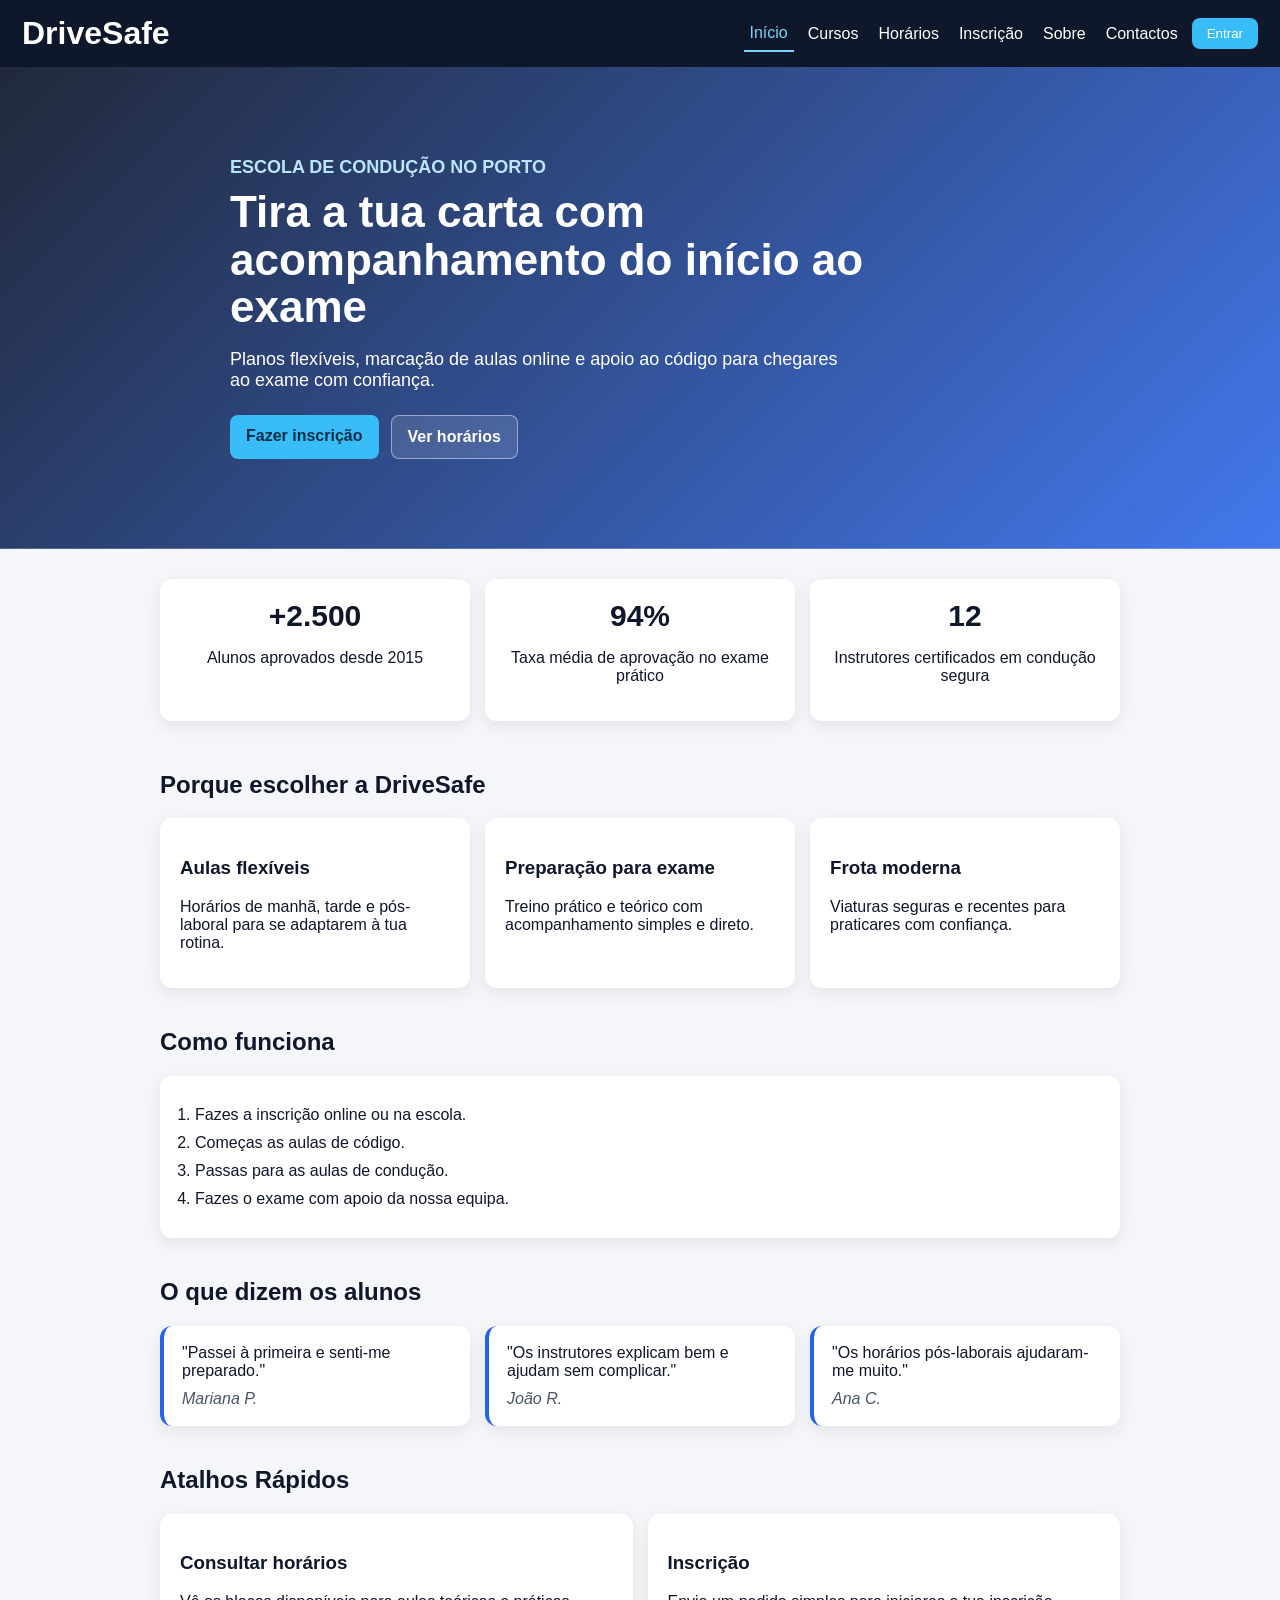
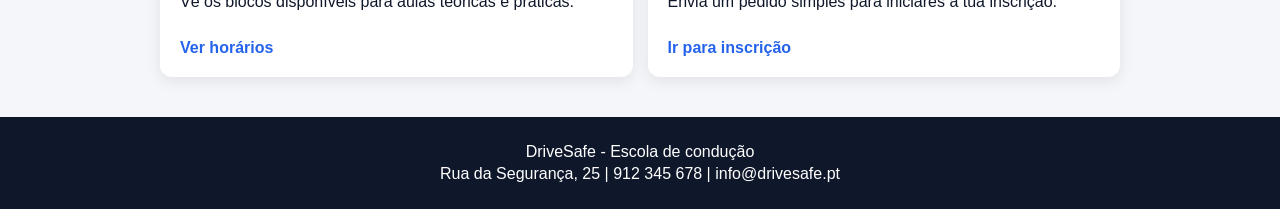
<file: index.html>
<!DOCTYPE html>
<html lang="pt-PT">
<head>
<meta charset="UTF-8">
<meta name="viewport" content="width=device-width, initial-scale=1.0">
<title>DriveSafe | Escola de Condução</title>
<link rel="stylesheet" href="index.css">
<link rel="stylesheet" href="mobile.css">
</head>
<body>

<header>
<h1>DriveSafe</h1>
<nav>
<a href="index.html">Início</a>
<a href="cursos.html">Cursos</a>
<a href="horarios.html">Horários</a>
<a href="inscricao.html">Inscrição</a>
<a href="sobre.html">Sobre</a>
<a href="contacto.html">Contactos</a>
<button type="button" onclick="abrirModal()" class="btn auth-btn">Entrar</button>
</nav>
</header>

<section class="hero">
  <div class="hero-content">
    <p class="eyebrow">Escola de condução no Porto</p>
    <h2>Tira a tua carta com acompanhamento do início ao exame</h2>
    <p>Planos flexíveis, marcação de aulas online e apoio ao código para chegares ao exame com confiança.</p>
    <div class="hero-actions">
      <a class="primary-link" href="inscricao.html">Fazer inscrição</a>
      <a class="secondary-link" href="horarios.html">Ver horários</a>
    </div>
  </div>
</section>

<section class="stats">
  <article>
    <h3>+2.500</h3>
    <p>Alunos aprovados desde 2015</p>
  </article>
  <article>
    <h3>94%</h3>
    <p>Taxa média de aprovação no exame prático</p>
  </article>
  <article>
    <h3>12</h3>
    <p>Instrutores certificados em condução segura</p>
  </article>
</section>

<section class="features">
  <h2>Porque escolher a DriveSafe</h2>
  <div class="feature-grid">
    <article class="feature-card">
      <h3>Aulas flexíveis</h3>
      <p>Horários de manhã, tarde e pós-laboral para se adaptarem à tua rotina.</p>
    </article>
    <article class="feature-card">
      <h3>Preparação para exame</h3>
      <p>Treino prático e teórico com acompanhamento simples e direto.</p>
    </article>
    <article class="feature-card">
      <h3>Frota moderna</h3>
      <p>Viaturas seguras e recentes para praticares com confiança.</p>
    </article>
  </div>
</section>

<section class="steps">
  <h2>Como funciona</h2>
  <ol>
    <li>Fazes a inscrição online ou na escola.</li>
    <li>Começas as aulas de código.</li>
    <li>Passas para as aulas de condução.</li>
    <li>Fazes o exame com apoio da nossa equipa.</li>
  </ol>
</section>

<section class="testimonials">
  <h2>O que dizem os alunos</h2>
  <div class="testimonial-grid">
    <blockquote>
      "Passei à primeira e senti-me preparado."
      <cite>Mariana P.</cite>
    </blockquote>
    <blockquote>
      "Os instrutores explicam bem e ajudam sem complicar."
      <cite>João R.</cite>
    </blockquote>
    <blockquote>
      "Os horários pós-laborais ajudaram-me muito."
      <cite>Ana C.</cite>
    </blockquote>
  </div>
</section>

<section class="features">
  <h2>Atalhos Rápidos</h2>
  <div class="feature-grid">
    <article class="feature-card">
      <h3>Consultar horários</h3>
      <p>Vê os blocos disponíveis para aulas teóricas e práticas.</p>
      <a class="card-link" href="horarios.html">Ver horários</a>
    </article>
    <article class="feature-card">
      <h3>Inscrição</h3>
      <p>Envia um pedido simples para iniciares a tua inscrição.</p>
      <a class="card-link" href="inscricao.html">Ir para inscrição</a>
    </article>
  </div>
</section>

<footer>
  <p>DriveSafe - Escola de condução</p>
  <p>Rua da Segurança, 25 | 912 345 678 | info@drivesafe.pt</p>
</footer>

<script src="script.js?v=3"></script>

</body>
</html>
</file>
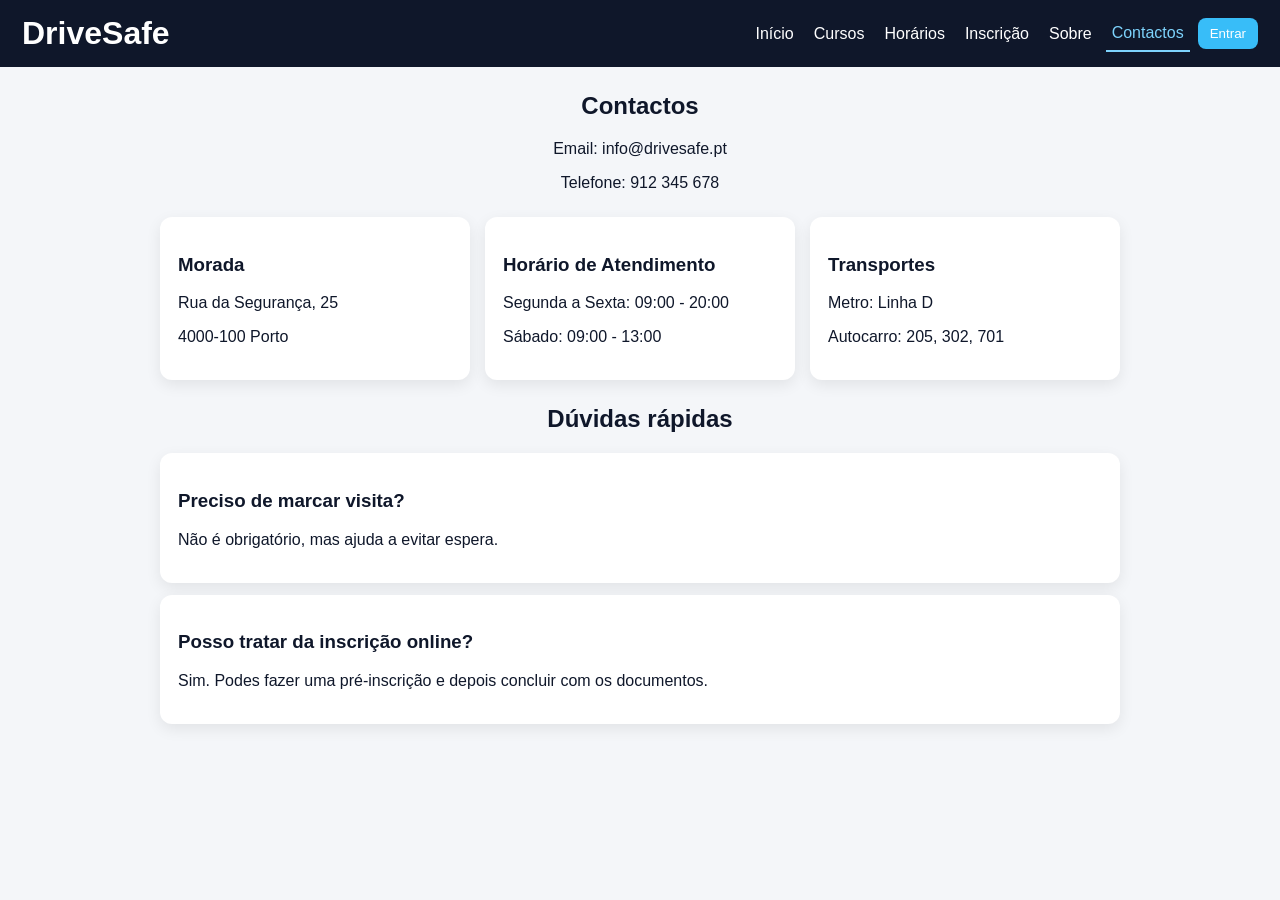
<file: contacto.html>
<!DOCTYPE html>
<html lang="pt-PT">
<head>
<meta charset="UTF-8">
<meta name="viewport" content="width=device-width, initial-scale=1.0">
<title>Contactos | DriveSafe</title>
<link rel="stylesheet" href="contacto.css">
<link rel="stylesheet" href="mobile.css">
</head>
<body>

<header>
<h1>DriveSafe</h1>
<nav>
<a href="index.html">Início</a>
<a href="cursos.html">Cursos</a>
<a href="horarios.html">Horários</a>
<a href="inscricao.html">Inscrição</a>
<a href="sobre.html">Sobre</a>
<a href="contacto.html">Contactos</a>
<button type="button" onclick="abrirModal()" class="btn auth-btn">Entrar</button>
</nav>
</header>

<section class="intro">
<h2>Contactos</h2>
<p>Email: info@drivesafe.pt</p>
<p>Telefone: 912 345 678</p>
</section>

<section class="grid-contactos">
  <article>
    <h3>Morada</h3>
    <p>Rua da Segurança, 25</p>
    <p>4000-100 Porto</p>
  </article>
  <article>
    <h3>Horário de Atendimento</h3>
    <p>Segunda a Sexta: 09:00 - 20:00</p>
    <p>Sábado: 09:00 - 13:00</p>
  </article>
  <article>
    <h3>Transportes</h3>
    <p>Metro: Linha D</p>
    <p>Autocarro: 205, 302, 701</p>
  </article>
</section>

<section class="faq">
  <h2>Dúvidas rápidas</h2>
  <article>
    <h3>Preciso de marcar visita?</h3>
    <p>Não é obrigatório, mas ajuda a evitar espera.</p>
  </article>
  <article>
    <h3>Posso tratar da inscrição online?</h3>
    <p>Sim. Podes fazer uma pré-inscrição e depois concluir com os documentos.</p>
  </article>
</section>

<script src="script.js?v=3"></script>

</body>
</html>
</file>
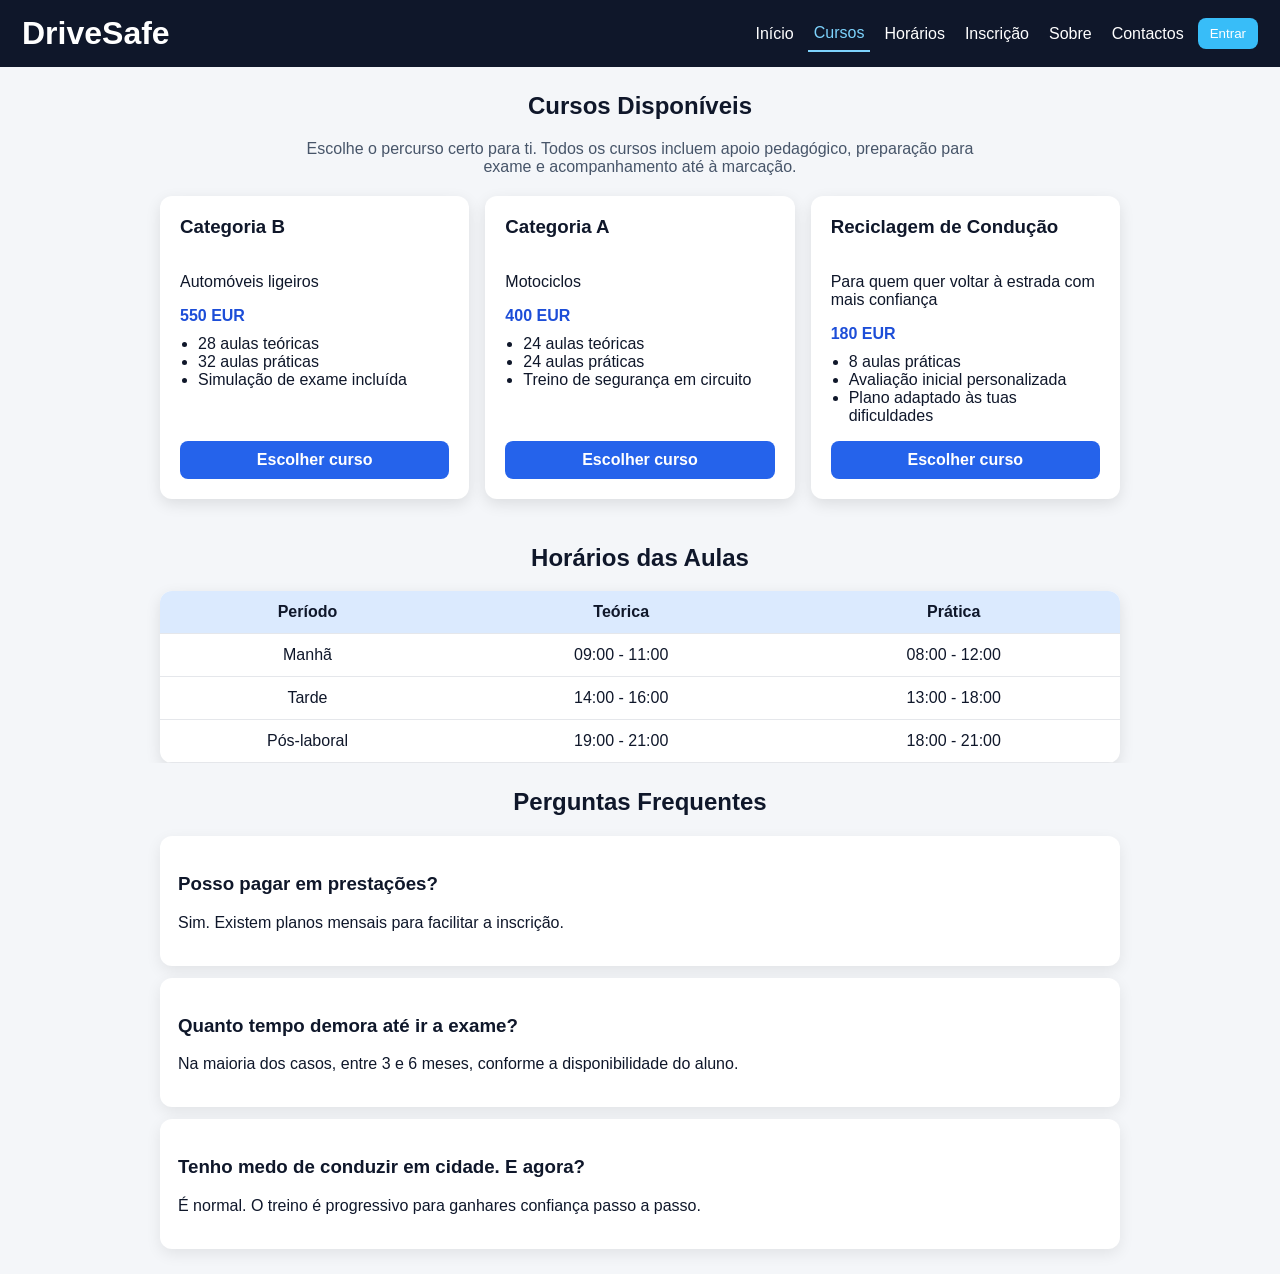
<file: cursos.html>
<!DOCTYPE html>
<html lang="pt-PT">
<head>
<meta charset="UTF-8">
<meta name="viewport" content="width=device-width, initial-scale=1.0">
<title>Cursos | DriveSafe</title>
<link rel="stylesheet" href="cursos.css">
<link rel="stylesheet" href="mobile.css">
</head>
<body>

<header>
<h1>DriveSafe</h1>
<nav>
<a href="index.html">Início</a>
<a href="cursos.html">Cursos</a>
<a href="horarios.html">Horários</a>
<a href="inscricao.html">Inscrição</a>
<a href="sobre.html">Sobre</a>
<a href="contacto.html">Contactos</a>
<button type="button" onclick="abrirModal()" class="btn auth-btn">Entrar</button>
</nav>
</header>

<section class="catalogo">
<h2>Cursos Disponíveis</h2>
<p class="intro">Escolhe o percurso certo para ti. Todos os cursos incluem apoio pedagógico, preparação para exame e acompanhamento até à marcação.</p>

<div class="course-grid">
<article class="card">
<h3>Categoria B</h3>
<p>Automóveis ligeiros</p>
<span>550 EUR</span>
<ul>
  <li>28 aulas teóricas</li>
  <li>32 aulas práticas</li>
  <li>Simulação de exame incluída</li>
</ul>
<a class="course-action" href="inscricao.html?curso=Categoria%20B">Escolher curso</a>
</article>

<article class="card">
<h3>Categoria A</h3>
<p>Motociclos</p>
<span>400 EUR</span>
<ul>
  <li>24 aulas teóricas</li>
  <li>24 aulas práticas</li>
  <li>Treino de segurança em circuito</li>
</ul>
<a class="course-action" href="inscricao.html?curso=Categoria%20A">Escolher curso</a>
</article>

<article class="card">
<h3>Reciclagem de Condução</h3>
<p>Para quem quer voltar à estrada com mais confiança</p>
<span>180 EUR</span>
<ul>
  <li>8 aulas práticas</li>
  <li>Avaliação inicial personalizada</li>
  <li>Plano adaptado às tuas dificuldades</li>
</ul>
<a class="course-action" href="inscricao.html?curso=Reciclagem%20de%20condu%C3%A7%C3%A3o">Escolher curso</a>
</article>
</div>
</section>

<section class="horarios">
  <h2>Horários das Aulas</h2>
  <table>
    <thead>
      <tr>
        <th>Período</th>
        <th>Teórica</th>
        <th>Prática</th>
      </tr>
    </thead>
    <tbody>
      <tr>
        <td>Manhã</td>
        <td>09:00 - 11:00</td>
        <td>08:00 - 12:00</td>
      </tr>
      <tr>
        <td>Tarde</td>
        <td>14:00 - 16:00</td>
        <td>13:00 - 18:00</td>
      </tr>
      <tr>
        <td>Pós-laboral</td>
        <td>19:00 - 21:00</td>
        <td>18:00 - 21:00</td>
      </tr>
    </tbody>
  </table>
</section>

<section class="faq">
  <h2>Perguntas Frequentes</h2>
  <article>
    <h3>Posso pagar em prestações?</h3>
    <p>Sim. Existem planos mensais para facilitar a inscrição.</p>
  </article>
  <article>
    <h3>Quanto tempo demora até ir a exame?</h3>
    <p>Na maioria dos casos, entre 3 e 6 meses, conforme a disponibilidade do aluno.</p>
  </article>
  <article>
    <h3>Tenho medo de conduzir em cidade. E agora?</h3>
    <p>É normal. O treino é progressivo para ganhares confiança passo a passo.</p>
  </article>
</section>

<script src="script.js?v=3"></script>

</body>
</html>
</file>
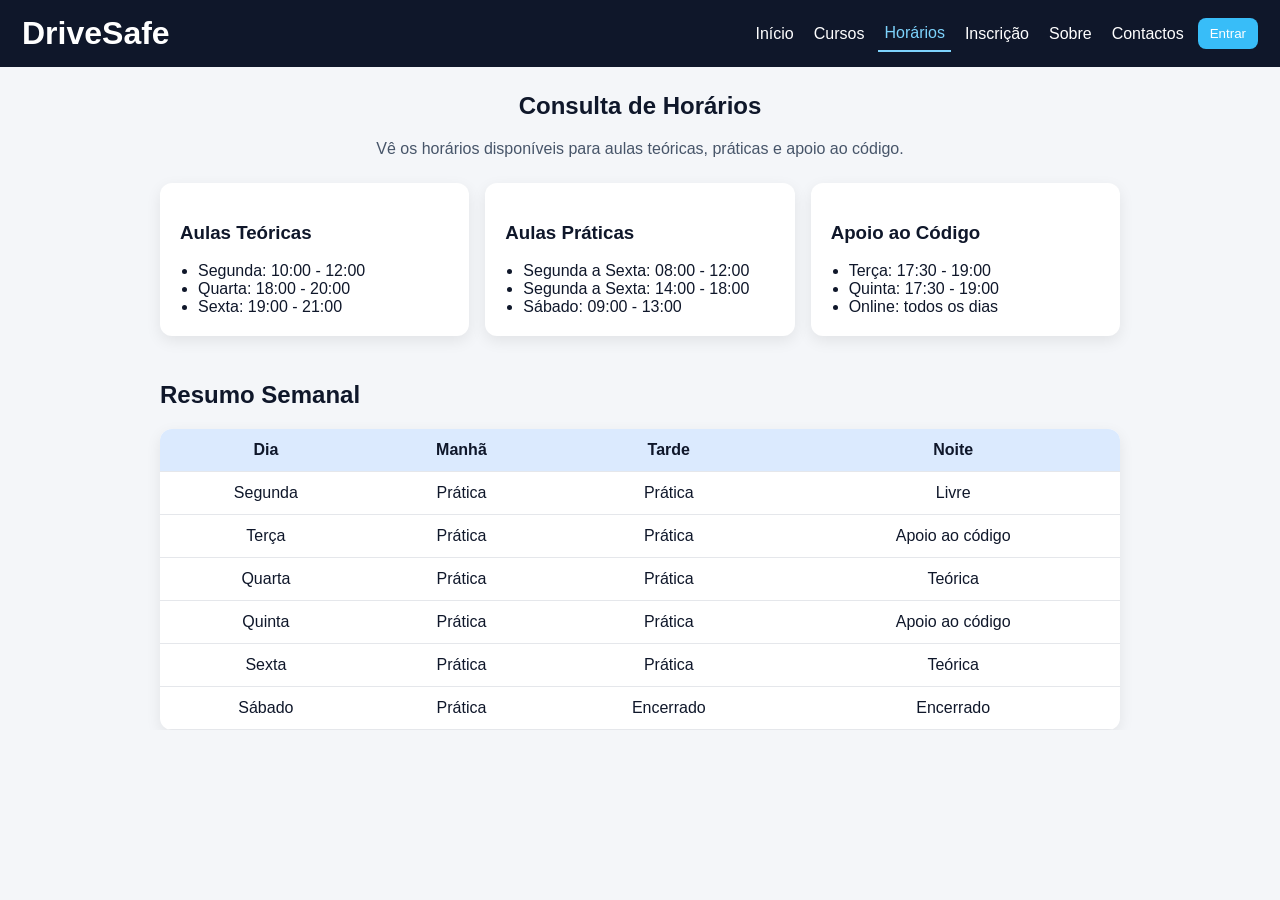
<file: horarios.html>
<!DOCTYPE html>
<html lang="pt-PT">
<head>
<meta charset="UTF-8">
<meta name="viewport" content="width=device-width, initial-scale=1.0">
<title>Horários | DriveSafe</title>
<link rel="stylesheet" href="horarios.css">
<link rel="stylesheet" href="mobile.css">
</head>
<body>

<header>
<h1>DriveSafe</h1>
<nav>
<a href="index.html">Início</a>
<a href="cursos.html">Cursos</a>
<a href="horarios.html">Horários</a>
<a href="inscricao.html">Inscrição</a>
<a href="sobre.html">Sobre</a>
<a href="contacto.html">Contactos</a>
<button type="button" onclick="abrirModal()" class="btn auth-btn">Entrar</button>
</nav>
</header>

<section class="intro">
  <h2>Consulta de Horários</h2>
  <p>Vê os horários disponíveis para aulas teóricas, práticas e apoio ao código.</p>
</section>

<section class="grid-horarios">
  <article class="box">
    <h3>Aulas Teóricas</h3>
    <ul>
      <li>Segunda: 10:00 - 12:00</li>
      <li>Quarta: 18:00 - 20:00</li>
      <li>Sexta: 19:00 - 21:00</li>
    </ul>
  </article>
  <article class="box">
    <h3>Aulas Práticas</h3>
    <ul>
      <li>Segunda a Sexta: 08:00 - 12:00</li>
      <li>Segunda a Sexta: 14:00 - 18:00</li>
      <li>Sábado: 09:00 - 13:00</li>
    </ul>
  </article>
  <article class="box">
    <h3>Apoio ao Código</h3>
    <ul>
      <li>Terça: 17:30 - 19:00</li>
      <li>Quinta: 17:30 - 19:00</li>
      <li>Online: todos os dias</li>
    </ul>
  </article>
</section>

<section class="tabela">
  <h2>Resumo Semanal</h2>
  <table>
    <thead>
      <tr>
        <th>Dia</th>
        <th>Manhã</th>
        <th>Tarde</th>
        <th>Noite</th>
      </tr>
    </thead>
    <tbody>
      <tr>
        <td>Segunda</td>
        <td>Prática</td>
        <td>Prática</td>
        <td>Livre</td>
      </tr>
      <tr>
        <td>Terça</td>
        <td>Prática</td>
        <td>Prática</td>
        <td>Apoio ao código</td>
      </tr>
      <tr>
        <td>Quarta</td>
        <td>Prática</td>
        <td>Prática</td>
        <td>Teórica</td>
      </tr>
      <tr>
        <td>Quinta</td>
        <td>Prática</td>
        <td>Prática</td>
        <td>Apoio ao código</td>
      </tr>
      <tr>
        <td>Sexta</td>
        <td>Prática</td>
        <td>Prática</td>
        <td>Teórica</td>
      </tr>
      <tr>
        <td>Sábado</td>
        <td>Prática</td>
        <td>Encerrado</td>
        <td>Encerrado</td>
      </tr>
    </tbody>
  </table>
</section>

<section class="marcacao-aulas">
  <h2>Marcar Aula</h2>
  <p id="lessonMsg" class="lesson-msg">Escolhe uma aula disponível para marcar ou desmarcar.</p>
  <div class="lesson-grid">
    <article class="lesson-card" data-lesson-id="teorica-segunda-10" data-lesson-label="Aula teórica - Segunda, 10:00 - 12:00">
      <div>
        <h3>Aula Teórica</h3>
        <p>Segunda, 10:00 - 12:00</p>
      </div>
      <button type="button" class="lesson-toggle">Marcar aula</button>
    </article>
    <article class="lesson-card" data-lesson-id="pratica-quarta-14" data-lesson-label="Aula prática - Quarta, 14:00 - 15:00">
      <div>
        <h3>Aula Prática</h3>
        <p>Quarta, 14:00 - 15:00</p>
      </div>
      <button type="button" class="lesson-toggle">Marcar aula</button>
    </article>
    <article class="lesson-card" data-lesson-id="codigo-quinta-1730" data-lesson-label="Apoio ao código - Quinta, 17:30 - 19:00">
      <div>
        <h3>Apoio ao Código</h3>
        <p>Quinta, 17:30 - 19:00</p>
      </div>
      <button type="button" class="lesson-toggle">Marcar aula</button>
    </article>
  </div>
  <article class="my-lessons">
    <h3>As minhas aulas</h3>
    <ul id="myLessonsList">
      <li>Ainda não tens aulas marcadas.</li>
    </ul>
  </article>
</section>

<script src="script.js?v=3"></script>

</body>
</html>
</file>
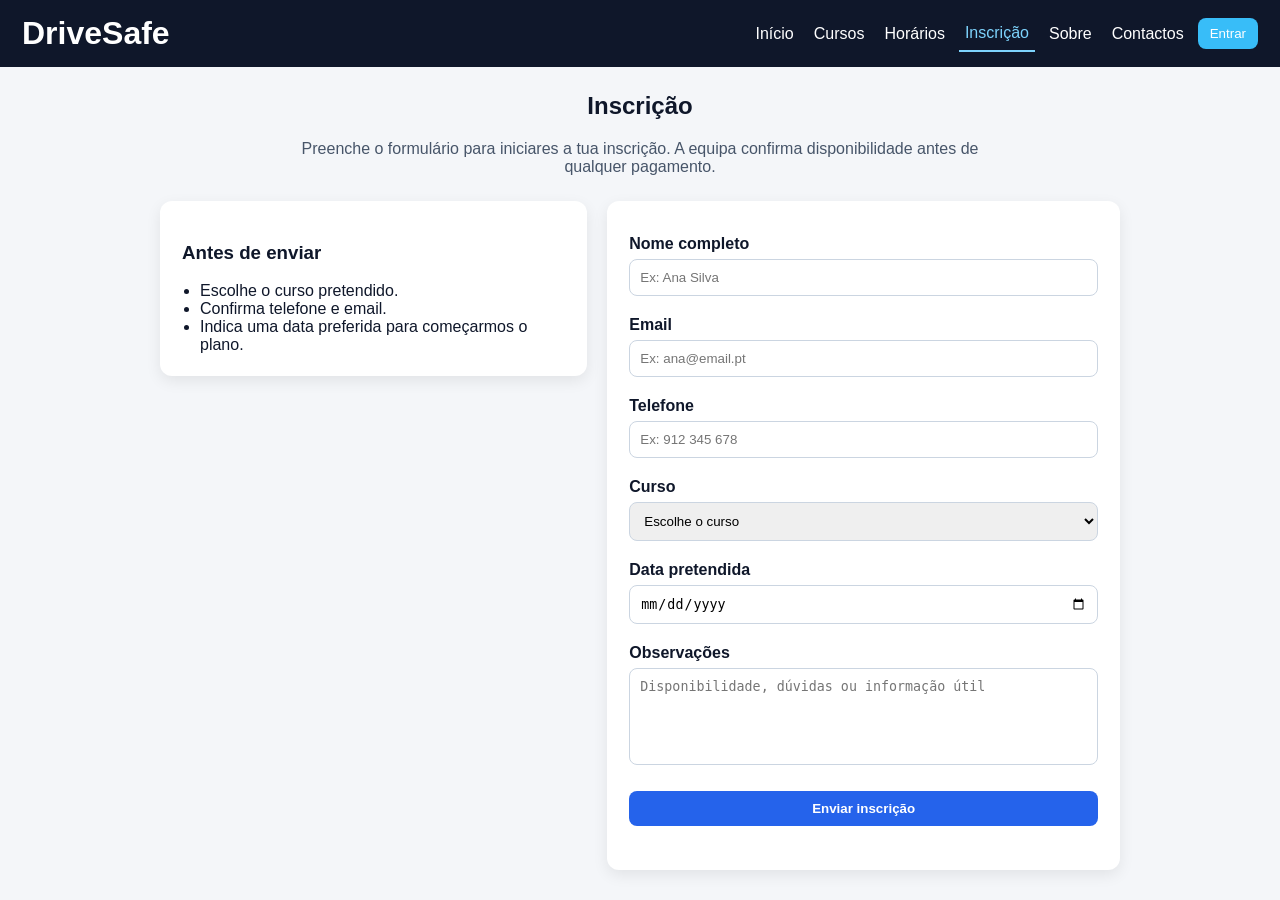
<file: inscricao.html>
<!DOCTYPE html>
<html lang="pt-PT">
<head>
<meta charset="UTF-8">
<meta name="viewport" content="width=device-width, initial-scale=1.0">
<title>Inscrição | DriveSafe</title>
<link rel="stylesheet" href="inscricao.css">
<link rel="stylesheet" href="mobile.css">
</head>
<body>

<header>
<h1>DriveSafe</h1>
<nav>
<a href="index.html">Início</a>
<a href="cursos.html">Cursos</a>
<a href="horarios.html">Horários</a>
<a href="inscricao.html">Inscrição</a>
<a href="sobre.html">Sobre</a>
<a href="contacto.html">Contactos</a>
<button type="button" onclick="abrirModal()" class="btn auth-btn">Entrar</button>
</nav>
</header>

<section class="intro">
  <h2>Inscrição</h2>
  <p>Preenche o formulário para iniciares a tua inscrição. A equipa confirma disponibilidade antes de qualquer pagamento.</p>
</section>

<section class="content">
  <div class="info-card">
    <h3>Antes de enviar</h3>
    <ul>
      <li>Escolhe o curso pretendido.</li>
      <li>Confirma telefone e email.</li>
      <li>Indica uma data preferida para começarmos o plano.</li>
    </ul>
  </div>

  <form id="bookingForm" class="booking-form">
    <label for="bookingName">Nome completo</label>
    <input id="bookingName" type="text" placeholder="Ex: Ana Silva" required>

    <label for="bookingEmail">Email</label>
    <input id="bookingEmail" type="email" placeholder="Ex: ana@email.pt" required>

    <label for="bookingPhone">Telefone</label>
    <input id="bookingPhone" type="tel" placeholder="Ex: 912 345 678" required>

    <label for="bookingCourse">Curso</label>
    <select id="bookingCourse" required>
      <option value="">Escolhe o curso</option>
      <option value="Categoria B">Categoria B</option>
      <option value="Categoria A">Categoria A</option>
      <option value="Reciclagem de condução">Reciclagem de condução</option>
    </select>

    <label for="bookingDate">Data pretendida</label>
    <input id="bookingDate" type="date" required>

    <label for="bookingNotes">Observações</label>
    <textarea id="bookingNotes" rows="5" placeholder="Disponibilidade, dúvidas ou informação útil"></textarea>

    <button type="submit">Enviar inscrição</button>
    <p id="bookingMsg"></p>
  </form>
</section>

<script src="script.js?v=3"></script>

</body>
</html>
</file>
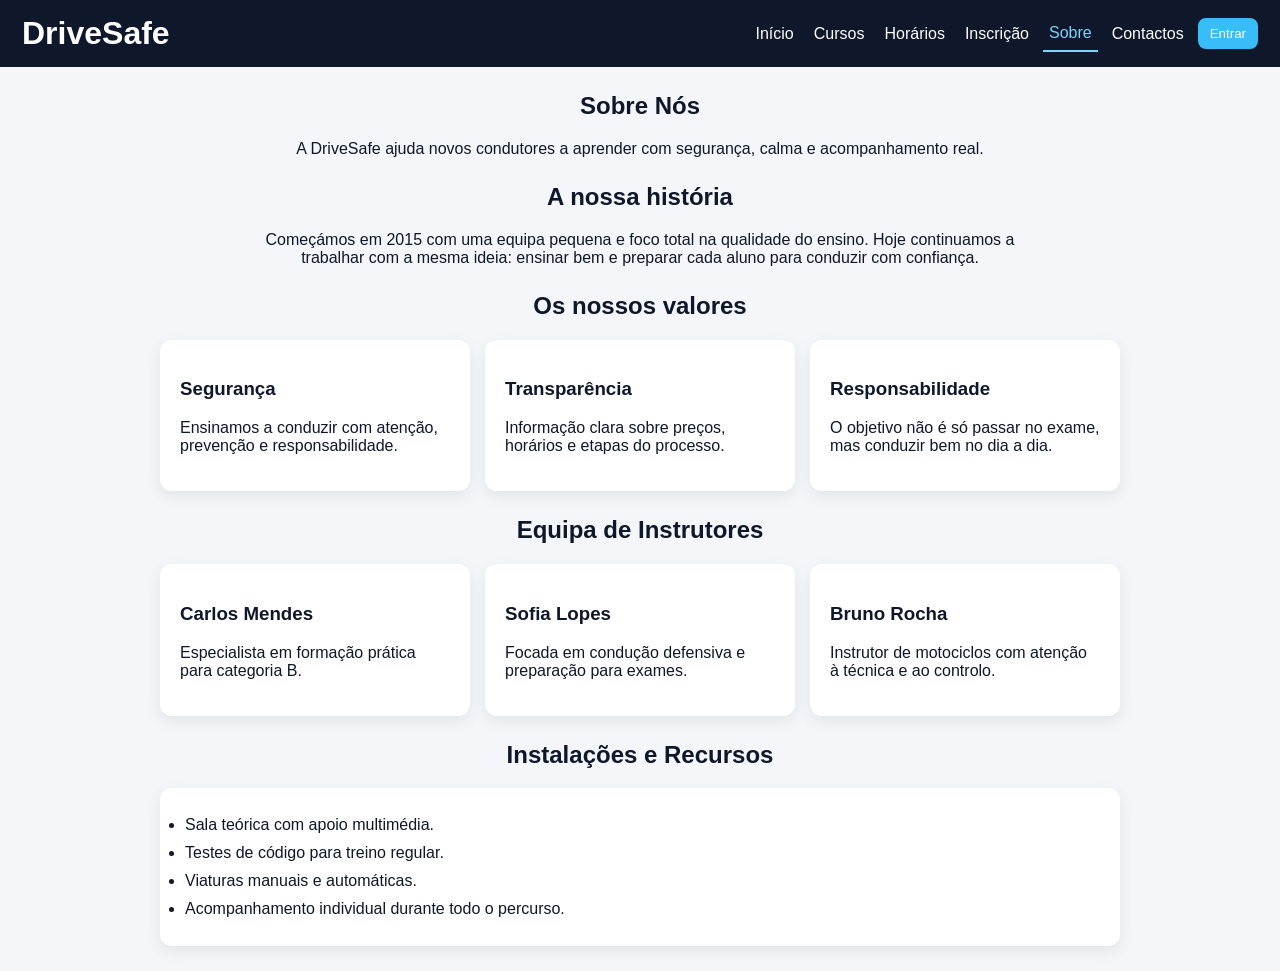
<file: sobre.html>
<!DOCTYPE html>
<html lang="pt-PT">
<head>
<meta charset="UTF-8">
<meta name="viewport" content="width=device-width, initial-scale=1.0">
<title>Sobre | DriveSafe</title>
<link rel="stylesheet" href="sobre.css">
<link rel="stylesheet" href="mobile.css">
</head>
<body>

<header>
<h1>DriveSafe</h1>
<nav>
<a href="index.html">Início</a>
<a href="cursos.html">Cursos</a>
<a href="horarios.html">Horários</a>
<a href="inscricao.html">Inscrição</a>
<a href="sobre.html">Sobre</a>
<a href="contacto.html">Contactos</a>
<button type="button" onclick="abrirModal()" class="btn auth-btn">Entrar</button>
</nav>
</header>

<section class="intro">
<h2>Sobre Nós</h2>
<p>A DriveSafe ajuda novos condutores a aprender com segurança, calma e acompanhamento real.</p>
</section>

<section class="historia">
  <h2>A nossa história</h2>
  <p>Começámos em 2015 com uma equipa pequena e foco total na qualidade do ensino. Hoje continuamos a trabalhar com a mesma ideia: ensinar bem e preparar cada aluno para conduzir com confiança.</p>
</section>

<section class="valores">
  <h2>Os nossos valores</h2>
  <div class="grid">
    <article>
      <h3>Segurança</h3>
      <p>Ensinamos a conduzir com atenção, prevenção e responsabilidade.</p>
    </article>
    <article>
      <h3>Transparência</h3>
      <p>Informação clara sobre preços, horários e etapas do processo.</p>
    </article>
    <article>
      <h3>Responsabilidade</h3>
      <p>O objetivo não é só passar no exame, mas conduzir bem no dia a dia.</p>
    </article>
  </div>
</section>

<section class="equipa">
  <h2>Equipa de Instrutores</h2>
  <div class="grid">
    <article>
      <h3>Carlos Mendes</h3>
      <p>Especialista em formação prática para categoria B.</p>
    </article>
    <article>
      <h3>Sofia Lopes</h3>
      <p>Focada em condução defensiva e preparação para exames.</p>
    </article>
    <article>
      <h3>Bruno Rocha</h3>
      <p>Instrutor de motociclos com atenção à técnica e ao controlo.</p>
    </article>
  </div>
</section>

<section class="instalacoes">
  <h2>Instalações e Recursos</h2>
  <ul>
    <li>Sala teórica com apoio multimédia.</li>
    <li>Testes de código para treino regular.</li>
    <li>Viaturas manuais e automáticas.</li>
    <li>Acompanhamento individual durante todo o percurso.</li>
  </ul>
</section>

<script src="script.js?v=3"></script>

</body>
</html>
</file>
<file: index.css>
body {
 margin:0;
 font-family:Segoe UI, Arial, sans-serif;
 background:#f4f6f9;
 color:#0f172a;
}

header {
 background:#0f172a;
 color:white;
 padding:15px 22px;
 display:flex;
 justify-content:space-between;
 align-items:center;
 gap:16px;
}

header h1 {
 margin:0;
}

nav a {
 color:white;
 margin:0;
 padding:8px 6px;
 text-decoration:none;
}

nav a.active {
 color:#7dd3fc;
 border-bottom:2px solid #7dd3fc;
}

.btn {
 background:#38bdf8;
 border:none;
 padding:8px 15px;
 border-radius:8px;
 color:white;
 width:auto;
 cursor:pointer;
}

.hero {
 padding:90px 24px;
 background:linear-gradient(135deg,rgba(15,23,42,0.92),rgba(37,99,235,0.86)), url("https://images.unsplash.com/photo-1449965408869-eaa3f722e40d?auto=format&fit=crop&w=1600&q=80");
 background-size:cover;
 background-position:center;
 color:white;
}

.hero-content {
 max-width:820px;
 margin:0 auto;
 text-align:left;
}

.eyebrow {
 margin:0 0 10px;
 font-weight:700;
 color:#bae6fd;
 text-transform:uppercase;
 font-size:13px;
}

.hero h2 {
 max-width:720px;
 margin:0;
 font-size:44px;
 line-height:1.08;
}

.hero p {
 max-width:620px;
 font-size:18px;
}

.hero-actions {
 display:flex;
 gap:12px;
 flex-wrap:wrap;
 margin-top:24px;
}

.primary-link,
.secondary-link {
 display:inline-block;
 border-radius:8px;
 padding:12px 16px;
 font-weight:700;
 text-decoration:none;
}

.primary-link {
 background:#38bdf8;
 color:#082f49;
}

.secondary-link {
 background:rgba(255,255,255,0.12);
 color:white;
 border:1px solid rgba(255,255,255,0.45);
}

.stats {
 display:grid;
 grid-template-columns:repeat(auto-fit,minmax(200px,1fr));
 gap:15px;
 padding:30px 20px;
 max-width:1000px;
 margin:0 auto;
}

.stats article {
 background:white;
 border-radius:12px;
 padding:20px;
 text-align:center;
 box-shadow:0 5px 15px rgba(0,0,0,0.08);
}

.stats h3 {
 margin:0;
 font-size:30px;
 color:#0f172a;
}

.features,
.steps,
.testimonials {
 max-width:1000px;
 margin:20px auto 40px;
 padding:0 20px;
}

.feature-grid {
 display:grid;
 grid-template-columns:repeat(auto-fit,minmax(220px,1fr));
 gap:15px;
}

.feature-card {
 background:white;
 border-radius:12px;
 padding:20px;
 box-shadow:0 5px 15px rgba(0,0,0,0.08);
}

.feature-card:hover,
.stats article:hover {
 transform:translateY(-2px);
 transition:transform 0.2s ease;
}

.card-link {
 display:inline-block;
 margin-top:12px;
 color:#2563eb;
 font-weight:600;
 text-decoration:none;
}

.steps ol {
 background:white;
 border-radius:12px;
 padding:20px 35px;
 box-shadow:0 5px 15px rgba(0,0,0,0.08);
}

.steps li {
 margin:10px 0;
}

.testimonial-grid {
 display:grid;
 grid-template-columns:repeat(auto-fit,minmax(220px,1fr));
 gap:15px;
}

.testimonial-grid blockquote {
 margin:0;
 background:white;
 border-left:4px solid #2563eb;
 border-radius:12px;
 padding:18px;
 box-shadow:0 5px 15px rgba(0,0,0,0.08);
}

.testimonial-grid cite {
 display:block;
 margin-top:10px;
 color:#475569;
}

footer {
 background:#0f172a;
 color:white;
 padding:22px;
 text-align:center;
}

footer p {
 margin:4px 0;
}

.modal {
 display:none;
 position:fixed;
 inset:0;
 background:rgba(0,0,0,0.6);
 z-index:9999;
}

#modal .box {
 background:white;
 padding:30px;
 max-width:340px;
 margin:90px auto;
 border-radius:12px;
 text-align:center;
 box-sizing:border-box;
}

#modal .box input {
 width:100%;
 margin:10px 0;
 padding:10px;
 border-radius:8px;
 border:1px solid #cbd5e1;
 box-sizing:border-box;
}

#modal .box button {
 width:100%;
 padding:10px;
 background:#2563eb;
 color:white;
 border:none;
 border-radius:8px;
 cursor:pointer;
}

#modal .close {
 float:right;
 cursor:pointer;
 font-size:20px;
}

 @media (max-width:720px) {
 header {
  flex-direction:column;
  gap:10px;
  align-items:flex-start;
 }

 .hero {
  padding:60px 20px;
 }

 .hero h2 {
  font-size:32px;
 }
}
</file>
<file: mobile.css>
* {
 box-sizing:border-box;
}

html,
body {
 max-width:100%;
 overflow-x:hidden;
}

img,
table,
input,
select,
textarea,

button {
 max-width:100%;
}

header {
 align-items:center;
 gap:16px;
 flex-wrap:wrap;
}

header h1 {
 margin:0;
}

nav {
 display:flex;
 align-items:center;
 justify-content:flex-end;
 gap:8px;
 flex-wrap:wrap;
}

nav a {
 margin:0;
 padding:8px 6px;
}

.tabela,
.horarios {
 overflow-x:auto;
}

.tabela table,
.horarios table {
 min-width:560px;
}

.modal {
 display:none;
 position:fixed;
 inset:0;
 background:rgba(0,0,0,0.6);
 z-index:9999;
}

#modal .box {
 background:white;
 padding:30px;
 max-width:340px;
 margin:90px auto;
 border-radius:12px;
 text-align:center;
 box-sizing:border-box;
}

#modal .box input {
 width:100%;
 margin:10px 0;
 padding:10px;
 border-radius:8px;
 border:1px solid #cbd5e1;
 box-sizing:border-box;
}

#modal .box button {
 width:100%;
 padding:10px;
 background:#2563eb;
 color:white;
 border:none;
 border-radius:8px;
 cursor:pointer;
}

#modal .close {
 float:right;
 cursor:pointer;
 font-size:20px;
}

@media (max-width:720px) {
 header {
  flex-direction:column;
  align-items:stretch;
 }

 header h1 {
  text-align:center;
 }

 nav {
  justify-content:center;
 }

 nav a,
 nav .btn {
  flex:1 1 95px;
  text-align:center;
 }

 section,
 .catalogo,
 .horarios,
 .faq,
 .features,
 .steps,
 .testimonials {
  padding-left:14px;
  padding-right:14px;
 }

 .hero {
  padding:60px 20px;
 }

 .content {
  grid-template-columns:1fr;
 }

 .info-card,
 .booking-form,
 .feature-card,
 .box,
 .lesson-card,
 .card {
  width:100%;
 }

 .lesson-card {
  min-height:auto;
 }

 .steps ol {
  padding:18px 24px;
 }

 #modal .box {
  width:calc(100% - 28px);
  margin:70px auto;
 }

}

@media (max-width:420px) {
 header {
  padding:12px;
 }

 nav {
  gap:6px;
 }

 nav a,
 nav .btn {
  flex-basis:calc(50% - 6px);
  padding:9px 6px;
  font-size:14px;
 }

 .hero h2,
 section h2 {
  font-size:24px;
 }
}
</file>
<file: contacto.css>
body {
 font-family:Segoe UI, Arial, sans-serif;
 text-align:center;
 background:#f4f6f9;
 margin:0;
 color:#0f172a;
}

header {
 background:#0f172a;
 color:white;
 padding:15px 22px;
 display:flex;
 justify-content:space-between;
 align-items:center;
 gap:16px;
}

header h1 {
 margin:0;
}

nav a {
 color:white;
 margin:0;
 padding:8px 6px;
 text-decoration:none;
}

nav a.active {
 color:#7dd3fc;
 border-bottom:2px solid #7dd3fc;
}

.btn {
 background:#38bdf8;
 border:none;
 padding:8px 12px;
 border-radius:8px;
 color:white;
 width:auto;
 cursor:pointer;
}

section {
 max-width:1000px;
 margin:25px auto;
 padding:0 20px;
}

.grid-contactos {
 display:grid;
 grid-template-columns:repeat(auto-fit,minmax(220px,1fr));
 gap:15px;
}

.grid-contactos article,
.faq article {
 background:white;
 padding:18px;
 border-radius:12px;
 text-align:left;
 box-shadow:0 5px 15px rgba(0,0,0,0.08);
}

.faq article + article {
 margin-top:12px;
}

@media (max-width:720px) {
 header {
  flex-direction:column;
  gap:10px;
  align-items:flex-start;
 }
}
</file>
<file: cursos.css>
body {
 font-family:Segoe UI, Arial, sans-serif;
 background:#f4f6f9;
 margin:0;
 color:#0f172a;
}

header {
 background:#0f172a;
 color:white;
 padding:15px 22px;
 display:flex;
 justify-content:space-between;
 align-items:center;
 gap:16px;
}

header h1 {
 margin:0;
}

nav a {
 color:white;
 margin:0;
 padding:8px 6px;
 text-decoration:none;
}

nav a.active {
 color:#7dd3fc;
 border-bottom:2px solid #7dd3fc;
}

.btn {
 background:#38bdf8;
 padding:8px 12px;
 border:none;
 border-radius:8px;
 color:white;
 width:auto;
 cursor:pointer;
}

.catalogo,
.horarios,
.faq {
 max-width:1000px;
 margin:25px auto;
 padding:0 20px;
 text-align:center;
}

.intro {
 max-width:700px;
 margin:0 auto 20px;
 color:#475569;
}

.course-grid {
 display:grid;
 grid-template-columns:repeat(auto-fit,minmax(240px,1fr));
 gap:16px;
 align-items:stretch;
}

.card {
 background:white;
 margin:0;
 padding:20px;
 width:100%;
 border-radius:12px;
 box-shadow:0 5px 15px rgba(0,0,0,0.1);
 text-align:left;
 display:flex;
 flex-direction:column;
 box-sizing:border-box;
}

.card h3 {
 margin-top:0;
}

.card span {
 font-weight:700;
 color:#1d4ed8;
}

.card ul {
 margin:10px 0 0;
 padding-left:18px;
 flex:1;
}

.course-action {
 display:inline-block;
 margin-top:16px;
 padding:10px 12px;
 border-radius:8px;
 background:#2563eb;
 color:white;
 text-align:center;
 text-decoration:none;
 font-weight:700;
}

table {
 width:100%;
 border-collapse:collapse;
 background:white;
 border-radius:12px;
 overflow:hidden;
 box-shadow:0 5px 15px rgba(0,0,0,0.1);
}

th,
td {
 padding:12px;
 border-bottom:1px solid #e5e7eb;
 text-align:center;
}

th {
 background:#dbeafe;
}

.faq article {
 background:white;
 padding:18px;
 border-radius:12px;
 margin:12px 0;
 text-align:left;
 box-shadow:0 5px 15px rgba(0,0,0,0.08);
}

@media (max-width:720px) {
 header {
  flex-direction:column;
  gap:10px;
  align-items:flex-start;
 }
}
</file>
<file: horarios.css>
body {
 margin:0;
 font-family:Segoe UI, Arial, sans-serif;
 background:#f4f6f9;
 color:#0f172a;
}

header {
 background:#0f172a;
 color:white;
 padding:15px 22px;
 display:flex;
 justify-content:space-between;
 align-items:center;
 gap:16px;
}

header h1 {
 margin:0;
}

nav a {
 color:white;
 margin:0;
 padding:8px 6px;
 text-decoration:none;
}

nav a.active {
 color:#7dd3fc;
 border-bottom:2px solid #7dd3fc;
}

.btn {
 background:#38bdf8;
 border:none;
 padding:8px 12px;
 border-radius:8px;
 color:white;
 width:auto;
 cursor:pointer;
}

section {
 max-width:1000px;
 margin:25px auto;
 padding:0 20px;
}

.intro,
.cta {
 text-align:center;
}

.intro p {
 color:#475569;
}

.grid-horarios {
 display:grid;
 grid-template-columns:repeat(auto-fit,minmax(220px,1fr));
 gap:16px;
}

.box,
.tabela table,
.my-lessons {
 background:white;
 border-radius:12px;
 box-shadow:0 5px 15px rgba(0,0,0,0.08);
}

.box,
.my-lessons {
 padding:20px;
}

.marcacao-aulas {
 display:none;
 text-align:center;
}

.lesson-msg {
 margin:0 auto 16px;
 color:#475569;
 font-weight:700;
}

.lesson-grid {
 display:grid;
 grid-template-columns:repeat(auto-fit,minmax(230px,1fr));
 gap:16px;
 text-align:left;
}

.lesson-card {
 background:white;
 border:2px solid transparent;
 border-radius:12px;
 box-shadow:0 5px 15px rgba(0,0,0,0.08);
 padding:18px;
 display:flex;
 flex-direction:column;
 gap:14px;
 justify-content:space-between;
 min-height:170px;
}

.lesson-card h3,
.lesson-card p {
 margin:0;
}

.lesson-card p {
 margin-top:8px;
 color:#475569;
}

.lesson-card button {
 width:100%;
 border:none;
 border-radius:8px;
 background:#2563eb;
 color:white;
 padding:10px 12px;
 cursor:pointer;
}

.lesson-card button:disabled {
 background:#94a3b8;
 cursor:not-allowed;
}

.lesson-card.is-booked {
 border-color:#16a34a;
 background:#f0fdf4;
}

.lesson-card.is-booked button {
 background:#dc2626;
}

.my-lessons {
 margin-top:18px;
 text-align:left;
}

.my-lessons ul {
 margin-bottom:0;
 padding-left:18px;
}

.box ul {
 padding-left:18px;
 margin-bottom:0;
}

table {
 width:100%;
 border-collapse:collapse;
 overflow:hidden;
}

th,
td {
 padding:12px;
 border-bottom:1px solid #e5e7eb;
 text-align:center;
}

th {
 background:#dbeafe;
}

.cta-link {
 display:inline-block;
 margin-top:12px;
 padding:10px 16px;
 background:#2563eb;
 color:white;
 border-radius:8px;
 text-decoration:none;
}

@media (max-width:720px) {
 header {
  flex-direction:column;
  gap:10px;
  align-items:flex-start;
 }
}
</file>
<file: inscricao.css>
body {
 margin:0;
 font-family:Segoe UI, Arial, sans-serif;
 background:#f4f6f9;
 color:#0f172a;
}

header {
 background:#0f172a;
 color:white;
 padding:15px 22px;
 display:flex;
 justify-content:space-between;
 align-items:center;
 gap:16px;
}

header h1 {
 margin:0;
}

nav a {
 color:white;
 margin:0;
 padding:8px 6px;
 text-decoration:none;
}

nav a.active {
 color:#7dd3fc;
 border-bottom:2px solid #7dd3fc;
}

.btn {
 background:#38bdf8;
 border:none;
 padding:8px 12px;
 border-radius:8px;
 color:white;
 width:auto;
 cursor:pointer;
}

section {
 max-width:1000px;
 margin:25px auto;
 padding:0 20px;
}

.intro {
 text-align:center;
}

.intro p {
 max-width:720px;
 margin:0 auto;
 color:#475569;
}

.content {
 display:grid;
 grid-template-columns:1fr 1.2fr;
 gap:20px;
 align-items:start;
}

.info-card,
.booking-form {
 background:white;
 border-radius:12px;
 padding:22px;
 box-shadow:0 5px 15px rgba(0,0,0,0.08);
}

.info-card ul {
 margin-bottom:0;
 padding-left:18px;
}

.booking-form label {
 display:block;
 margin-top:12px;
 font-weight:700;
}

.booking-form input,
.booking-form select,
.booking-form textarea,
.booking-form button {
 width:100%;
 box-sizing:border-box;
 margin:6px 0 8px;
 padding:10px;
 border-radius:8px;
 border:1px solid #cbd5e1;
}

.booking-form textarea {
 resize:none;
}

.booking-form button {
 margin-top:14px;
 background:#2563eb;
 color:white;
 border:none;
 cursor:pointer;
 font-weight:700;
}

#bookingMsg {
 margin-top:10px;
 font-size:14px;
 font-weight:700;
}

@media (max-width:720px) {
 header {
  flex-direction:column;
  gap:10px;
  align-items:flex-start;
 }

 .content {
  grid-template-columns:1fr;
 }
}
</file>
<file: sobre.css>
body {
 font-family:Segoe UI, Arial, sans-serif;
 text-align:center;
 background:#f4f6f9;
 margin:0;
 color:#0f172a;
}

header {
 background:#0f172a;
 color:white;
 padding:15px 22px;
 display:flex;
 justify-content:space-between;
 align-items:center;
 gap:16px;
}

header h1 {
 margin:0;
}

nav a {
 color:white;
 margin:0;
 padding:8px 6px;
 text-decoration:none;
}

nav a.active {
 color:#7dd3fc;
 border-bottom:2px solid #7dd3fc;
}

.btn {
 background:#38bdf8;
 border:none;
 padding:8px 12px;
 border-radius:8px;
 color:white;
 width:auto;
 cursor:pointer;
}

section {
 max-width:1000px;
 margin:25px auto;
 padding:0 20px;
}

.intro p,
.historia p {
 max-width:760px;
 margin:0 auto;
}

.grid {
 display:grid;
 grid-template-columns:repeat(auto-fit,minmax(220px,1fr));
 gap:15px;
 margin-top:15px;
}

.grid article {
 background:white;
 border-radius:12px;
 padding:20px;
 text-align:left;
 box-shadow:0 5px 15px rgba(0,0,0,0.08);
}

.instalacoes ul {
 background:white;
 border-radius:12px;
 padding:18px 25px;
 text-align:left;
 box-shadow:0 5px 15px rgba(0,0,0,0.08);
}

.instalacoes li {
 margin:10px 0;
}

@media (max-width:720px) {
 header {
  flex-direction:column;
  gap:10px;
  align-items:flex-start;
 }
}
</file>
